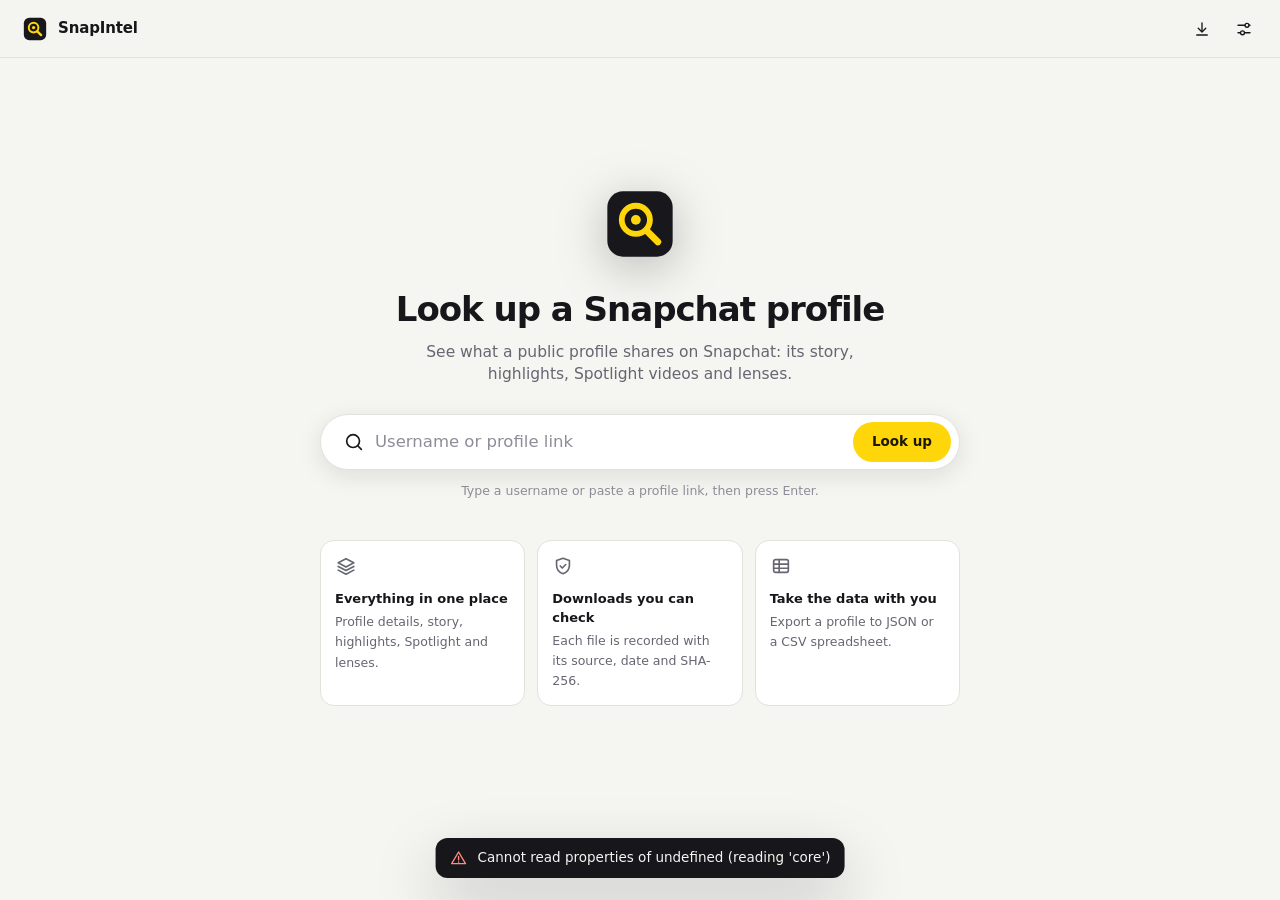
<file: desktop/ui/index.html>
<!doctype html>
<html lang="en">
<head>
  <meta charset="utf-8">
  <meta name="viewport" content="width=device-width, initial-scale=1">
  <meta name="referrer" content="no-referrer">
  <meta name="color-scheme" content="light dark">
  <title>SnapIntel</title>
  <link rel="stylesheet" href="styles.css">
</head>
<body>
  <header class="topbar" id="topbar"></header>
  <main class="main" id="main" tabindex="-1"></main>
  <div id="layer"></div>
  <div class="toasts" id="toasts" role="status" aria-live="polite"></div>
  <script src="app.js" defer></script>
</body>
</html>
</file>
<file: desktop/ui/styles.css>
/* SnapIntel's look. Colours and sizes are tokens on :root; the dark set is written twice, once for
   "follow the system" and once for an explicit choice in Settings. */

:root {
  --bg: #f5f5f1;
  --surface: #ffffff;
  --surface-2: #efefea;
  --surface-3: #e6e6df;
  --border: #e2e2da;
  --border-strong: #cfcfc5;
  --text: #17171b;
  --muted: #666672;
  --faint: #8d8d98;
  --accent: #ffd60a;
  --accent-hover: #ffcc00;
  --accent-ink: #1c1800;
  --accent-soft: #fff4b8;
  --focus: #17171b;
  --danger: #c62828;
  --danger-soft: #fdecea;
  --ok: #18794e;
  --ok-soft: #e3f4ea;
  --warn: #9a6700;
  --warn-soft: #fff3cd;
  --heat: #e0a800;
  --shadow-sm: 0 1px 2px rgba(20, 20, 30, .06);
  --shadow-md: 0 6px 24px rgba(20, 20, 30, .10);
  --shadow-lg: 0 24px 64px rgba(20, 20, 30, .22);
  --radius: 14px;
  --radius-sm: 10px;
  --topbar: 58px;
  --font: "Segoe UI Variable Text", "Segoe UI", system-ui, -apple-system, "Inter", "Noto Sans", "Noto Sans Arabic", "Cantarell", sans-serif;
  --mono: "Cascadia Mono", "JetBrains Mono", ui-monospace, "DejaVu Sans Mono", monospace;
  color-scheme: light;
}

@media (prefers-color-scheme: dark) {
  :root:not([data-theme="light"]) {
    --bg: #0d0d10;
    --surface: #16161b;
    --surface-2: #1e1e25;
    --surface-3: #282831;
    --border: #25252d;
    --border-strong: #363641;
    --text: #f1f1f4;
    --muted: #a0a0ad;
    --faint: #73737f;
    --accent: #ffdf3d;
    --accent-hover: #ffe766;
    --accent-ink: #171400;
    --accent-soft: #2f2a08;
    --focus: #ffdf3d;
    --danger: #ff7b72;
    --danger-soft: #3a1614;
    --ok: #56d391;
    --ok-soft: #10301f;
    --warn: #f0b849;
    --warn-soft: #33270a;
    --heat: #ffdf3d;
    --shadow-sm: 0 1px 2px rgba(0, 0, 0, .4);
    --shadow-md: 0 8px 28px rgba(0, 0, 0, .45);
    --shadow-lg: 0 28px 72px rgba(0, 0, 0, .6);
    color-scheme: dark;
  }
}

:root[data-theme="dark"] {
  --bg: #0d0d10;
  --surface: #16161b;
  --surface-2: #1e1e25;
  --surface-3: #282831;
  --border: #25252d;
  --border-strong: #363641;
  --text: #f1f1f4;
  --muted: #a0a0ad;
  --faint: #73737f;
  --accent: #ffdf3d;
  --accent-hover: #ffe766;
  --accent-ink: #171400;
  --accent-soft: #2f2a08;
  --focus: #ffdf3d;
  --danger: #ff7b72;
  --danger-soft: #3a1614;
  --ok: #56d391;
  --ok-soft: #10301f;
  --warn: #f0b849;
  --warn-soft: #33270a;
  --heat: #ffdf3d;
  --shadow-sm: 0 1px 2px rgba(0, 0, 0, .4);
  --shadow-md: 0 8px 28px rgba(0, 0, 0, .45);
  --shadow-lg: 0 28px 72px rgba(0, 0, 0, .6);
  color-scheme: dark;
}

* { box-sizing: border-box; }
html, body { height: 100%; }
body {
  margin: 0;
  background: var(--bg);
  color: var(--text);
  font: 14px/1.45 var(--font);
  -webkit-font-smoothing: antialiased;
  overflow: hidden;
  user-select: none;
  -webkit-user-select: none;
  cursor: default;
}
h1, h2, h3, p { margin: 0; }
button, input, select { font: inherit; color: inherit; }
img, video { display: block; max-width: 100%; }
a { color: inherit; }
.selectable, .selectable * { user-select: text; -webkit-user-select: text; cursor: auto; }
:focus { outline: none; }
:focus-visible { outline: 2px solid var(--focus); outline-offset: 2px; border-radius: 6px; }
::selection { background: var(--accent); color: var(--accent-ink); }

::-webkit-scrollbar { width: 12px; height: 12px; }
::-webkit-scrollbar-thumb { background: var(--border-strong); border-radius: 8px; border: 3px solid transparent; background-clip: content-box; }
::-webkit-scrollbar-thumb:hover { background: var(--faint); border: 3px solid transparent; background-clip: content-box; }
::-webkit-scrollbar-track { background: transparent; }

.icon { width: 18px; height: 18px; flex: none; stroke: currentColor; fill: none; stroke-width: 1.8; stroke-linecap: round; stroke-linejoin: round; }
.icon.fill { fill: currentColor; stroke: none; }
.icon.sm { width: 15px; height: 15px; }
.icon.lg { width: 22px; height: 22px; }
.icon.xl { width: 30px; height: 30px; stroke-width: 1.5; }

/* Buttons */
.btn {
  display: inline-flex; align-items: center; justify-content: center; gap: 8px;
  height: 36px; padding: 0 14px; border: 1px solid var(--border); border-radius: var(--radius-sm);
  background: var(--surface); color: var(--text); font-weight: 600; font-size: 13.5px; white-space: nowrap;
  cursor: pointer; transition: background .15s, border-color .15s, transform .08s, box-shadow .15s;
}
.btn:hover { background: var(--surface-2); border-color: var(--border-strong); }
.btn:active { transform: translateY(1px); }
.btn[disabled] { opacity: .5; pointer-events: none; }
.btn.primary { background: var(--accent); border-color: transparent; color: var(--accent-ink); }
.btn.primary:hover { background: var(--accent-hover); }
.btn.ghost { background: transparent; border-color: transparent; }
.btn.ghost:hover { background: var(--surface-2); }
.btn.danger { color: var(--danger); }
.btn.sm { height: 30px; padding: 0 10px; font-size: 12.5px; border-radius: 8px; gap: 6px; }
.btn.icon-only { width: 36px; padding: 0; }
.btn.icon-only.sm { width: 30px; }
.btn.round { border-radius: 999px; }

/* Top bar */
.topbar {
  position: relative; z-index: 20; height: var(--topbar); display: flex; align-items: center; gap: 16px; padding: 0 18px;
  background: color-mix(in srgb, var(--bg) 86%, transparent); border-bottom: 1px solid var(--border);
}
.brand { display: flex; align-items: center; gap: 10px; padding: 6px 8px 6px 4px; border: 0; background: none; border-radius: 10px; cursor: pointer; font-weight: 700; font-size: 15px; letter-spacing: -.01em; }
.brand:hover { background: var(--surface-2); }
.brand-mark { width: 26px; height: 26px; }
.topbar .grow { flex: 1; display: flex; justify-content: center; min-width: 0; }
.topbar-actions { display: flex; align-items: center; gap: 6px; }
.search {
  display: flex; align-items: center; gap: 8px; width: min(440px, 100%); height: 38px; padding: 0 6px 0 14px;
  background: var(--surface); border: 1px solid var(--border); border-radius: 999px; transition: border-color .15s, box-shadow .15s;
}
.search:focus-within { border-color: var(--text); box-shadow: 0 0 0 3px color-mix(in srgb, var(--accent) 55%, transparent); }
.search .at { color: var(--faint); font-weight: 600; }
.search input { flex: 1; min-width: 0; border: 0; background: none; height: 100%; user-select: text; -webkit-user-select: text; cursor: text; }
.search input:focus-visible { outline: none; }
.search input::placeholder { color: var(--faint); }
.search .btn { height: 28px; }
.search kbd { font: 11px var(--mono); color: var(--faint); border: 1px solid var(--border); border-radius: 6px; padding: 1px 6px; }
body[data-view="home"] .topbar .search { visibility: hidden; }
.dl-button { position: relative; }
.dl-button .ring { position: absolute; inset: -1px; border-radius: inherit; padding: 2px; background: conic-gradient(var(--accent) calc(var(--p, 0) * 1turn), transparent 0); -webkit-mask: linear-gradient(#000 0 0) content-box exclude, linear-gradient(#000 0 0); mask: linear-gradient(#000 0 0) content-box exclude, linear-gradient(#000 0 0); pointer-events: none; opacity: 0; transition: opacity .2s; }
.dl-button.busy .ring { opacity: 1; }
.dl-button .dot { position: absolute; top: 6px; right: 6px; width: 8px; height: 8px; border-radius: 50%; background: var(--accent); border: 2px solid var(--bg); display: none; }
.dl-button.done .dot { display: block; }

.main { height: calc(100% - var(--topbar)); overflow-y: auto; overflow-x: hidden; scroll-behavior: smooth; }
.page { max-width: 1180px; margin: 0 auto; padding: 26px 28px 80px; }

/* Home */
.home { min-height: 100%; display: grid; place-items: center; padding: 24px 28px 90px; }
.home-inner { width: min(640px, 100%); text-align: center; }
.home-mark { width: 76px; height: 76px; margin: 0 auto 22px; filter: drop-shadow(0 10px 24px rgba(0, 0, 0, .25)); }
.home h1 { font-size: 34px; line-height: 1.15; letter-spacing: -.03em; font-weight: 700; }
.home .lede { margin: 12px auto 28px; max-width: 460px; color: var(--muted); font-size: 15.5px; }
.home .search { width: 100%; height: 56px; padding: 0 8px 0 22px; font-size: 16.5px; box-shadow: var(--shadow-md); }
.home .search .btn { height: 40px; padding: 0 18px; border-radius: 999px; }
.home .hint { margin-top: 12px; color: var(--faint); font-size: 12.5px; }
.recent { margin-top: 34px; }
.recent-head { display: flex; align-items: center; justify-content: center; gap: 10px; color: var(--faint); font-size: 12px; font-weight: 600; text-transform: uppercase; letter-spacing: .08em; margin-bottom: 12px; }
.recent-head button { border: 0; background: none; color: var(--faint); cursor: pointer; font-size: 12px; text-transform: none; letter-spacing: 0; text-decoration: underline; }
.recent-head button:hover { color: var(--text); }
.recent-list { display: flex; flex-wrap: wrap; justify-content: center; gap: 8px; }
.person-chip { display: inline-flex; align-items: center; gap: 8px; height: 38px; padding: 0 14px 0 5px; border: 1px solid var(--border); border-radius: 999px; background: var(--surface); cursor: pointer; font-weight: 600; font-size: 13px; transition: border-color .15s, transform .1s, box-shadow .15s; max-width: 240px; }
.person-chip:hover { border-color: var(--border-strong); box-shadow: var(--shadow-sm); transform: translateY(-1px); }
.person-chip span { overflow: hidden; text-overflow: ellipsis; white-space: nowrap; }
.features { display: grid; grid-template-columns: repeat(3, 1fr); gap: 12px; margin-top: 40px; text-align: left; }
.feature { padding: 14px; border: 1px solid var(--border); border-radius: var(--radius); background: var(--surface); }
.feature .icon { color: var(--muted); margin-bottom: 8px; }
.feature b { display: block; font-size: 13px; margin-bottom: 2px; }
.feature span { color: var(--muted); font-size: 12.5px; }

/* Avatars */
.avatar { position: relative; flex: none; width: 28px; height: 28px; border-radius: 50%; overflow: hidden; background: var(--surface-3); display: grid; place-items: center; font-weight: 700; color: var(--muted); font-size: 12px; text-transform: uppercase; }
.avatar img { position: absolute; inset: 0; width: 100%; height: 100%; object-fit: cover; }
.spacer { flex: 1; }
[hidden] { display: none !important; }
.avatar.lg { width: 112px; height: 112px; font-size: 38px; border: 4px solid var(--surface); box-shadow: var(--shadow-md); }
.avatar.md { width: 44px; height: 44px; font-size: 16px; }
/* The profile picture with its save button on the corner. */
.portrait { position: relative; flex: none; }
.portrait-save { position: absolute; right: 0; bottom: 2px; width: 34px; height: 34px; border-radius: 50%; display: grid; place-items: center; border: 2px solid var(--surface); background: var(--accent); color: var(--accent-ink); box-shadow: var(--shadow-sm); cursor: pointer; transition: background .15s, transform .12s; }
.portrait-save:hover { background: var(--accent-hover); transform: scale(1.07); }
.portrait-save:active { transform: scale(.96); }

/* Profile header */
.profile-head { position: relative; border: 1px solid var(--border); border-radius: 20px; background: var(--surface); overflow: hidden; box-shadow: var(--shadow-sm); }
.hero { height: 132px; position: relative; background: linear-gradient(120deg, var(--surface-3), var(--surface-2)); overflow: hidden; }
.hero img { position: absolute; inset: -30px; width: calc(100% + 60px); height: calc(100% + 60px); object-fit: cover; filter: blur(22px) saturate(1.25); opacity: .85; }
.hero::after { content: ""; position: absolute; inset: 0; background: linear-gradient(180deg, transparent 30%, color-mix(in srgb, var(--surface) 70%, transparent)); }
.head-body { display: flex; gap: 22px; padding: 0 26px 20px; margin-top: -46px; position: relative; align-items: flex-end; }
.identity { flex: 1; min-width: 0; padding-top: 54px; }
.identity h1 { display: flex; align-items: center; gap: 8px; font-size: 25px; letter-spacing: -.02em; line-height: 1.2; }
.identity h1 span { overflow: hidden; text-overflow: ellipsis; white-space: nowrap; }
.verified { color: #e2a400; flex: none; }
:root[data-theme="dark"] .verified { color: var(--accent); }
@media (prefers-color-scheme: dark) { :root:not([data-theme="light"]) .verified { color: var(--accent); } }
.handle { display: flex; flex-wrap: wrap; align-items: center; gap: 6px 10px; margin-top: 4px; color: var(--muted); font-size: 13.5px; }
.handle .sep { width: 3px; height: 3px; border-radius: 50%; background: var(--faint); }
.bio { margin-top: 10px; max-width: 640px; font-size: 14.5px; white-space: pre-line; overflow-wrap: anywhere; }
.head-actions { display: flex; gap: 8px; align-items: center; flex-wrap: wrap; justify-content: flex-end; padding-bottom: 2px; }
.statline { display: grid; grid-auto-flow: column; grid-auto-columns: 1fr; border-top: 1px solid var(--border); }
.stat { padding: 14px 26px; border-left: 1px solid var(--border); min-width: 0; }
.stat:first-child { border-left: 0; }
.stat b { display: block; font-size: 19px; letter-spacing: -.01em; font-weight: 700; font-variant-numeric: tabular-nums; white-space: nowrap; overflow: hidden; text-overflow: ellipsis; }
.stat span { color: var(--muted); font-size: 12px; }
.pill { display: inline-flex; align-items: center; gap: 5px; height: 22px; padding: 0 9px; border-radius: 999px; background: var(--surface-2); color: var(--muted); font-size: 11.5px; font-weight: 600; white-space: nowrap; }
.pill.accent { background: var(--accent-soft); color: var(--text); }
.pill.ok { background: var(--ok-soft); color: var(--ok); }
.pill.bad { background: var(--danger-soft); color: var(--danger); }
.pill.warn { background: var(--warn-soft); color: var(--warn); }

/* Tabs */
.tabs { display: flex; gap: 4px; margin: 22px 0 18px; border-bottom: 1px solid var(--border); overflow-x: auto; scrollbar-width: none; }
.tabs::-webkit-scrollbar { display: none; }
.tab { position: relative; display: inline-flex; align-items: center; gap: 8px; height: 42px; padding: 0 14px; border: 0; background: none; color: var(--muted); font-weight: 600; font-size: 13.5px; cursor: pointer; border-radius: 10px 10px 0 0; white-space: nowrap; }
.tab:hover { color: var(--text); background: var(--surface-2); }
.tab[aria-selected="true"] { color: var(--text); }
.tab[aria-selected="true"]::after { content: ""; position: absolute; left: 10px; right: 10px; bottom: -1px; height: 3px; border-radius: 3px 3px 0 0; background: var(--accent); }
.tab .count { font-size: 11.5px; padding: 1px 7px; border-radius: 999px; background: var(--surface-2); color: var(--muted); font-variant-numeric: tabular-nums; }
.tab[aria-selected="true"] .count { background: var(--accent-soft); color: var(--text); }

/* Section toolbar */
.toolbar { display: flex; align-items: center; gap: 12px; margin-bottom: 14px; min-height: 36px; }
.toolbar h2 { font-size: 16px; letter-spacing: -.01em; }
.toolbar .sub { color: var(--muted); font-size: 13px; }
.toolbar .spacer { flex: 1; }
.segmented { display: inline-flex; padding: 3px; border-radius: 10px; background: var(--surface-2); gap: 2px; }
.segmented button { height: 28px; padding: 0 11px; border: 0; border-radius: 8px; background: none; color: var(--muted); font-weight: 600; font-size: 12.5px; cursor: pointer; }
.segmented button[aria-pressed="true"] { background: var(--surface); color: var(--text); box-shadow: var(--shadow-sm); }
.note { display: flex; align-items: center; gap: 8px; margin: 0 0 14px; padding: 9px 12px; border-radius: 10px; background: var(--surface-2); color: var(--muted); font-size: 12.5px; }
.note button { border: 0; background: none; color: var(--text); text-decoration: underline; cursor: pointer; padding: 0; font-size: 12.5px; }

/* Media grid */
.grid { display: grid; grid-template-columns: repeat(auto-fill, minmax(172px, 1fr)); gap: 14px; }
.grid.wide { grid-template-columns: repeat(auto-fill, minmax(206px, 1fr)); }
.tile { position: relative; aspect-ratio: 9 / 16; border-radius: var(--radius); overflow: hidden; background: var(--surface-3); cursor: pointer; border: 0; padding: 0; text-align: left; color: #fff; transition: transform .16s ease, box-shadow .16s ease; isolation: isolate; }
.tile:hover { transform: translateY(-3px); box-shadow: var(--shadow-md); }
.tile:focus-visible { outline-offset: 3px; border-radius: var(--radius); }
.tile img.cover { position: absolute; inset: 0; width: 100%; height: 100%; object-fit: cover; transition: transform .3s ease, opacity .25s; }
.tile:hover img.cover { transform: scale(1.04); }
.tile .placeholder { position: absolute; inset: 0; display: grid; place-items: center; color: var(--faint); }
.tile .shade { position: absolute; inset: 0; background: linear-gradient(180deg, rgba(0, 0, 0, .34) 0%, transparent 26%, transparent 46%, rgba(0, 0, 0, .78) 100%); z-index: 1; }
.tile .top { position: absolute; top: 9px; left: 9px; right: 9px; display: flex; justify-content: space-between; align-items: center; z-index: 3; }
.tile .tag { display: inline-flex; align-items: center; gap: 4px; height: 22px; padding: 0 7px; border-radius: 7px; background: rgba(0, 0, 0, .5); backdrop-filter: blur(8px); -webkit-backdrop-filter: blur(8px); font-size: 11.5px; font-weight: 600; font-variant-numeric: tabular-nums; }
.tile .caption { position: absolute; left: 11px; right: 11px; bottom: 10px; z-index: 2; }
.tile .caption .title { font-size: 13px; font-weight: 600; line-height: 1.3; display: -webkit-box; -webkit-line-clamp: 2; -webkit-box-orient: vertical; overflow: hidden; text-shadow: 0 1px 2px rgba(0, 0, 0, .5); overflow-wrap: anywhere; }
.tile .caption .meta { display: flex; flex-wrap: wrap; gap: 2px 10px; margin-top: 5px; font-size: 11.5px; color: rgba(255, 255, 255, .82); font-variant-numeric: tabular-nums; }
.tile .caption .meta span { display: inline-flex; align-items: center; gap: 4px; }
.tile .play { position: absolute; inset: 0; display: grid; place-items: center; z-index: 2; opacity: 0; transition: opacity .16s; }
.tile .play i { width: 46px; height: 46px; border-radius: 50%; background: rgba(0, 0, 0, .52); backdrop-filter: blur(6px); -webkit-backdrop-filter: blur(6px); display: grid; place-items: center; }
.tile:hover .play { opacity: 1; }
.check { width: 24px; height: 24px; border-radius: 50%; border: 2px solid rgba(255, 255, 255, .9); background: rgba(0, 0, 0, .35); display: grid; place-items: center; cursor: pointer; opacity: 0; transition: opacity .15s, background .15s, transform .1s; padding: 0; color: transparent; }
.tile:hover .check, .tile:focus-within .check, .selecting .check { opacity: 1; }
.check:hover { transform: scale(1.08); }
.check[aria-checked="true"] { opacity: 1; background: var(--accent); border-color: var(--accent); color: var(--accent-ink); }
.tile.selected { outline: 3px solid var(--accent); outline-offset: 2px; }
.tile.stack::before, .tile.stack::after { content: ""; position: absolute; left: 10px; right: 10px; height: 4px; border-radius: 3px; background: rgba(255, 255, 255, .7); top: 7px; z-index: 3; opacity: 0; }
.lens-icon { position: absolute; left: 10px; bottom: 54px; width: 38px; height: 38px; border-radius: 11px; overflow: hidden; z-index: 2; border: 2px solid rgba(255, 255, 255, .85); background: #000; }
.lens-icon img { width: 100%; height: 100%; object-fit: cover; }

/* Cards and lists */
.card { border: 1px solid var(--border); border-radius: var(--radius); background: var(--surface); padding: 18px; }
.card > h3 { font-size: 13px; text-transform: uppercase; letter-spacing: .07em; color: var(--faint); font-weight: 700; margin-bottom: 12px; display: flex; align-items: center; gap: 8px; }
.card > h3 .spacer { flex: 1; }
.card > h3 .linkish, .card > h3 .segmented { text-transform: none; letter-spacing: 0; font-size: 12.5px; font-weight: 600; color: var(--text); }
.columns { display: grid; grid-template-columns: minmax(0, 1.5fr) minmax(0, 1fr); gap: 16px; align-items: start; }
.stack-col { display: grid; gap: 16px; min-width: 0; }
.facts { display: grid; grid-template-columns: minmax(150px, max-content) minmax(0, 1fr); gap: 10px 14px; font-size: 13.5px; }
.facts dt { color: var(--muted); display: flex; align-items: center; gap: 8px; }
.facts dd { margin: 0; overflow-wrap: anywhere; min-width: 0; }
.linkish { border: 0; background: none; padding: 0; color: var(--text); text-decoration: underline; text-decoration-color: var(--border-strong); text-underline-offset: 3px; cursor: pointer; text-align: left; overflow-wrap: anywhere; }
.linkish:hover { text-decoration-color: var(--text); }
.rows { display: grid; gap: 2px; margin: -6px; }
.row { display: flex; align-items: center; gap: 12px; padding: 6px; border: 0; background: none; border-radius: 10px; cursor: pointer; text-align: left; min-width: 0; width: 100%; }
.row:hover { background: var(--surface-2); }
.row .thumb { flex: none; width: 40px; height: 56px; border-radius: 7px; overflow: hidden; background: var(--surface-3); }
.row .thumb img { width: 100%; height: 100%; object-fit: cover; }
.row .text { flex: 1; min-width: 0; }
.row .text b { display: block; font-size: 13.5px; font-weight: 600; overflow: hidden; text-overflow: ellipsis; white-space: nowrap; }
.row .text span { color: var(--muted); font-size: 12.5px; display: block; overflow: hidden; text-overflow: ellipsis; white-space: nowrap; }
.row .trail { color: var(--muted); font-size: 12.5px; font-variant-numeric: tabular-nums; display: inline-flex; align-items: center; gap: 5px; flex: none; }
.snapcode { display: grid; place-items: center; gap: 12px; }
.snapcode .code { width: 168px; height: 168px; border-radius: 22px; background: #fffc00; padding: 6px; }
.snapcode .code img { width: 100%; height: 100%; }
.snapcode .actions { display: flex; gap: 8px; }
.strip { display: grid; grid-template-columns: repeat(auto-fill, minmax(118px, 1fr)); gap: 10px; }
.strip .tile .caption .title { font-size: 12px; }
.chips { display: flex; flex-wrap: wrap; gap: 6px; }
.chip { display: inline-flex; align-items: center; height: 26px; padding: 0 10px; border-radius: 999px; background: var(--surface-2); font-size: 12.5px; font-weight: 500; }

/* Empty, error and loading */
.empty { display: grid; place-items: center; text-align: center; padding: 56px 20px; color: var(--muted); border: 1px dashed var(--border-strong); border-radius: var(--radius); }
.empty .icon { color: var(--faint); margin-bottom: 10px; }
.empty b { display: block; color: var(--text); font-size: 15px; margin-bottom: 4px; }
.empty p { max-width: 420px; font-size: 13.5px; }
.problem { min-height: 100%; display: grid; place-items: center; padding: 28px 28px 90px; }
.problem-inner { width: min(480px, 100%); text-align: center; }
.problem .badge { width: 62px; height: 62px; margin: 0 auto 18px; border-radius: 20px; display: grid; place-items: center; background: var(--surface-2); color: var(--muted); }
.problem h1 { font-size: 22px; letter-spacing: -.02em; }
.problem p { margin: 8px 0 22px; color: var(--muted); font-size: 14.5px; overflow-wrap: anywhere; }
.problem .actions { display: flex; gap: 8px; justify-content: center; }
.skeleton { background: linear-gradient(100deg, var(--surface-2) 30%, var(--surface-3) 50%, var(--surface-2) 70%); background-size: 200% 100%; animation: shimmer 1.3s linear infinite; border-radius: 10px; }
@keyframes shimmer { to { background-position: -200% 0; } }
.spinner { width: 16px; height: 16px; border-radius: 50%; border: 2px solid color-mix(in srgb, currentColor 25%, transparent); border-top-color: currentColor; animation: spin .7s linear infinite; flex: none; }
@keyframes spin { to { transform: rotate(1turn); } }

/* Insights */
.tiles { display: grid; grid-template-columns: repeat(auto-fit, minmax(150px, 1fr)); gap: 12px; margin-bottom: 16px; }
.metric { padding: 16px; border: 1px solid var(--border); border-radius: var(--radius); background: var(--surface); }
.metric b { display: block; font-size: 24px; letter-spacing: -.02em; font-variant-numeric: tabular-nums; }
.metric span { color: var(--muted); font-size: 12.5px; display: flex; align-items: center; gap: 6px; }
.heatmap { display: grid; grid-template-columns: 34px repeat(24, minmax(0, 1fr)); gap: 3px; font-size: 11px; color: var(--faint); align-items: center; }
.heatmap .cell { aspect-ratio: 1; border-radius: 4px; background: color-mix(in srgb, var(--heat) calc(var(--v, 0) * 100%), var(--surface-2)); }
.heatmap .cell[data-n]:hover { outline: 2px solid var(--text); outline-offset: 1px; }
.heatmap .hour { text-align: center; }
.legend { display: flex; align-items: center; gap: 6px; margin-top: 12px; color: var(--faint); font-size: 11.5px; }
.legend i { width: 14px; height: 14px; border-radius: 4px; background: color-mix(in srgb, var(--heat) calc(var(--v) * 100%), var(--surface-2)); }
.bars { display: grid; gap: 8px; }
.bar { display: grid; grid-template-columns: minmax(90px, 160px) minmax(0, 1fr) 44px; align-items: center; gap: 10px; font-size: 13px; }
.bar .label { overflow: hidden; text-overflow: ellipsis; white-space: nowrap; }
.bar .track { display: block; height: 8px; border-radius: 6px; background: var(--surface-2); overflow: hidden; }
.bar .fill { display: block; height: 100%; border-radius: 6px; background: var(--accent); width: calc(var(--v) * 100%); min-width: 4px; }
.bar .n { text-align: right; color: var(--muted); font-variant-numeric: tabular-nums; }
.months { display: flex; align-items: flex-end; gap: 6px; height: 120px; padding-top: 8px; }
.month { flex: 1; min-width: 0; display: flex; flex-direction: column; align-items: center; justify-content: flex-end; gap: 6px; height: 100%; color: var(--faint); font-size: 10.5px; }
.month i { width: 100%; max-width: 34px; border-radius: 6px 6px 2px 2px; background: var(--accent); height: calc(var(--v) * 100%); min-height: 3px; }
.month.zero i { background: var(--surface-3); }

/* Overlays */
.backdrop { position: fixed; inset: 0; z-index: 40; background: rgba(8, 8, 12, .5); backdrop-filter: blur(3px); -webkit-backdrop-filter: blur(3px); animation: fade .16s ease; }
@keyframes fade { from { opacity: 0; } }
@keyframes rise { from { opacity: 0; transform: translateY(10px) scale(.985); } }
@keyframes slide { from { transform: translateX(24px); opacity: 0; } }
.modal { position: fixed; z-index: 41; left: 50%; top: 50%; transform: translate(-50%, -50%); width: min(660px, calc(100vw - 48px)); max-height: calc(100vh - 64px); display: flex; flex-direction: column; background: var(--surface); border: 1px solid var(--border); border-radius: 20px; box-shadow: var(--shadow-lg); animation: rise .18s ease; }
.modal:focus-visible, .drawer:focus-visible { outline: none; }
.modal-head { display: flex; align-items: center; gap: 12px; padding: 18px 20px 14px; border-bottom: 1px solid var(--border); }
.modal-head h2 { font-size: 17px; letter-spacing: -.01em; flex: 1; }
.modal-body { padding: 6px 20px 20px; overflow-y: auto; }
.setting { display: flex; align-items: center; gap: 16px; padding: 14px 0; border-bottom: 1px solid var(--border); }
.setting:last-child { border-bottom: 0; }
.setting .label { flex: 1; min-width: 0; }
.setting .label b { display: block; font-size: 13.5px; }
.setting .label span { display: block; color: var(--muted); font-size: 12.5px; overflow-wrap: anywhere; }
.group-title { margin: 20px 0 2px; font-size: 12px; font-weight: 700; text-transform: uppercase; letter-spacing: .08em; color: var(--faint); }
select, input[type="number"] { height: 34px; padding: 0 10px; border: 1px solid var(--border); border-radius: 9px; background: var(--surface); cursor: pointer; }
input[type="number"] { width: 78px; cursor: text; user-select: text; -webkit-user-select: text; }
select:hover, input[type="number"]:hover { border-color: var(--border-strong); }
.switch { position: relative; width: 42px; height: 24px; flex: none; border-radius: 999px; border: 0; background: var(--border-strong); cursor: pointer; transition: background .15s; padding: 0; }
.switch::after { content: ""; position: absolute; top: 3px; left: 3px; width: 18px; height: 18px; border-radius: 50%; background: #fff; box-shadow: 0 1px 3px rgba(0, 0, 0, .3); transition: transform .15s; }
.switch[aria-checked="true"] { background: var(--accent); }
.switch[aria-checked="true"]::after { transform: translateX(18px); background: var(--accent-ink); }
.check-list { margin-top: 10px; border: 1px solid var(--border); border-radius: 12px; overflow: hidden; font-size: 12.5px; max-height: 240px; overflow-y: auto; }
.check-row { display: grid; grid-template-columns: 74px 170px minmax(0, 1fr); gap: 10px; padding: 7px 10px; border-bottom: 1px solid var(--border); align-items: center; }
.check-row:last-child { border-bottom: 0; }
.check-row code { font: 12px var(--mono); }
.check-row span:last-child { color: var(--muted); overflow: hidden; text-overflow: ellipsis; white-space: nowrap; }
.about { color: var(--muted); font-size: 12.5px; padding-top: 14px; }

.drawer { position: fixed; z-index: 41; top: 0; right: 0; bottom: 0; width: min(400px, 100vw); display: flex; flex-direction: column; background: var(--surface); border-left: 1px solid var(--border); box-shadow: var(--shadow-lg); animation: slide .2s ease; }
.drawer-body { padding: 16px 20px 20px; overflow-y: auto; display: grid; gap: 16px; align-content: start; flex: 1; }
.progress { height: 8px; border-radius: 6px; background: var(--surface-2); overflow: hidden; }
.progress i { display: block; height: 100%; border-radius: 6px; background: var(--accent); width: calc(var(--p, 0) * 100%); transition: width .2s ease; }
.job { border: 1px solid var(--border); border-radius: var(--radius); padding: 14px; display: grid; gap: 10px; }
.job-head { display: flex; align-items: center; gap: 10px; }
.job-head b { flex: 1; min-width: 0; overflow: hidden; text-overflow: ellipsis; white-space: nowrap; }
.job .counts { display: flex; flex-wrap: wrap; gap: 6px; }
.job .path { font: 12px var(--mono); color: var(--muted); overflow-wrap: anywhere; }
.events { display: grid; grid-template-columns: minmax(0, 1fr); gap: 2px; font-size: 12px; max-height: 220px; overflow-y: auto; overflow-x: hidden; }
.event { display: flex; align-items: center; gap: 8px; padding: 4px 0; color: var(--muted); min-width: 0; white-space: nowrap; }
.event code { font: 11.5px var(--mono); flex: 1; min-width: 0; overflow: hidden; text-overflow: ellipsis; white-space: nowrap; color: var(--text); }
.event .icon.ok { color: var(--ok); }
.event .icon.bad { color: var(--danger); }
.verify-result { border-radius: 12px; padding: 12px; font-size: 13px; display: grid; gap: 6px; }
.verify-result.good { background: var(--ok-soft); color: var(--ok); }
.verify-result.bad { background: var(--danger-soft); color: var(--danger); }
.verify-result.neutral { background: var(--surface-2); color: var(--muted); }
.verify-result code { font: 11.5px var(--mono); overflow-wrap: anywhere; }

.menu { position: fixed; z-index: 60; min-width: 190px; padding: 6px; background: var(--surface); border: 1px solid var(--border); border-radius: 12px; box-shadow: var(--shadow-md); animation: rise .12s ease; }
.menu button { display: flex; align-items: center; gap: 10px; width: 100%; height: 34px; padding: 0 10px; border: 0; border-radius: 8px; background: none; cursor: pointer; font-size: 13.5px; text-align: left; }
.menu button:hover, .menu button:focus-visible { background: var(--surface-2); }
.menu small { color: var(--faint); margin-left: auto; }

.selection-bar { position: fixed; z-index: 30; left: 50%; bottom: 22px; transform: translateX(-50%); display: flex; align-items: center; gap: 12px; padding: 8px 8px 8px 18px; border-radius: 999px; background: var(--text); color: var(--bg); box-shadow: var(--shadow-lg); animation: rise .16s ease; font-weight: 600; font-size: 13.5px; }
.selection-bar .btn.ghost { color: var(--bg); }
.selection-bar .btn.ghost:hover { background: color-mix(in srgb, var(--bg) 16%, transparent); }

.toasts { position: fixed; z-index: 80; left: 50%; bottom: 22px; transform: translateX(-50%); display: grid; gap: 8px; justify-items: center; pointer-events: none; }
.toast { pointer-events: auto; display: flex; align-items: center; gap: 10px; max-width: min(560px, calc(100vw - 40px)); padding: 10px 14px; border-radius: 12px; background: var(--text); color: var(--bg); box-shadow: var(--shadow-lg); font-size: 13.5px; animation: rise .16s ease; }
.toast.bad .icon { color: #ff8a80; }
.toast.good .icon { color: #6ee7a8; }
.toast button { border: 0; background: none; color: inherit; font-weight: 700; text-decoration: underline; cursor: pointer; padding: 0 2px; white-space: nowrap; }
.toast span { overflow-wrap: anywhere; }

/* Viewer: always dark, whatever the theme */
.viewer { position: fixed; inset: 0; z-index: 50; display: grid; grid-template-columns: minmax(0, 1fr) 384px; background: rgba(9, 9, 12, .97); color: #f3f3f6; animation: fade .16s ease; }
.stage { position: relative; display: grid; place-items: center; min-width: 0; min-height: 0; padding: 26px 76px; }
.stage .media { max-width: 100%; max-height: calc(100vh - 52px); border-radius: 16px; background: #000; box-shadow: 0 30px 80px rgba(0, 0, 0, .6); object-fit: contain; }
.stage video.media { height: calc(100vh - 52px); aspect-ratio: 9 / 16; width: auto; }
.stage .nav { position: absolute; top: 50%; transform: translateY(-50%); width: 46px; height: 46px; border-radius: 50%; border: 0; background: rgba(255, 255, 255, .1); color: #fff; display: grid; place-items: center; cursor: pointer; transition: background .15s; }
.stage .nav:hover { background: rgba(255, 255, 255, .2); }
.stage .nav[disabled] { opacity: .25; pointer-events: none; }
.stage .nav.prev { left: 18px; }
.stage .nav.next { right: 18px; }
.stage .segments { position: absolute; top: 12px; left: 76px; right: 76px; display: flex; gap: 4px; }
.stage .segments i { flex: 1; height: 3px; border-radius: 3px; background: rgba(255, 255, 255, .22); }
.stage .segments i.on { background: #fff; }
.stage .fallback { text-align: center; max-width: 320px; color: #b9b9c4; display: grid; gap: 12px; justify-items: center; }
.side { display: flex; flex-direction: column; min-height: 0; background: #131317; border-left: 1px solid #25252d; }
.side-head { display: flex; align-items: flex-start; gap: 10px; padding: 18px 16px 12px 20px; }
.side-head .titles { flex: 1; min-width: 0; }
.side-head .kicker { color: #8f8f9c; font-size: 11.5px; font-weight: 700; text-transform: uppercase; letter-spacing: .08em; }
.side-head h2 { font-size: 16px; line-height: 1.35; margin-top: 4px; overflow-wrap: anywhere; display: -webkit-box; -webkit-line-clamp: 4; -webkit-box-orient: vertical; overflow: hidden; }
.side-body { flex: 1; overflow-y: auto; padding: 4px 20px 18px; display: grid; gap: 16px; align-content: start; }
.side-foot { display: flex; gap: 8px; padding: 14px 20px 18px; border-top: 1px solid #25252d; }
.side-foot .btn { flex: 1; }
.viewer .btn { background: #1f1f26; border-color: #2e2e38; color: #f3f3f6; }
.viewer .btn:hover { background: #2a2a33; border-color: #3c3c48; }
.viewer .btn.primary { background: #ffdf3d; color: #171400; border-color: transparent; }
.viewer .btn.primary:hover { background: #ffe766; }
.viewer .btn.ghost { background: transparent; border-color: transparent; }
.viewer .btn.ghost:hover { background: #24242c; }
.viewer :focus-visible { outline-color: #ffdf3d; }
.kv { display: grid; grid-template-columns: repeat(3, minmax(0, 1fr)); gap: 8px; }
.kv div { padding: 10px; border-radius: 12px; background: #1b1b21; min-width: 0; }
.kv b { display: block; font-size: 16px; font-variant-numeric: tabular-nums; }
.kv span { color: #8f8f9c; font-size: 11.5px; display: flex; align-items: center; gap: 5px; }
.block h4 { margin: 0 0 6px; font-size: 11.5px; font-weight: 700; text-transform: uppercase; letter-spacing: .08em; color: #8f8f9c; display: flex; align-items: center; gap: 6px; }
.block p { color: #d9d9e0; font-size: 13.5px; overflow-wrap: anywhere; white-space: pre-line; }
.block.ai { padding: 12px; border-radius: 12px; background: linear-gradient(135deg, rgba(255, 223, 61, .10), rgba(255, 223, 61, .03)); border: 1px solid rgba(255, 223, 61, .18); }
.block.ai b { display: block; font-size: 13.5px; margin-bottom: 4px; color: #fff; }
.block.ai .shows { margin-top: 6px; color: #a9a9b6; font-size: 12.5px; }
.block .fine { margin-top: 8px; color: #8f8f9c; font-size: 11.5px; }
.comments { display: grid; gap: 6px; }
.comment { padding: 9px 12px; border-radius: 12px; background: #1b1b21; }
.comment p { color: #e4e4ea; font-size: 13px; }
.comment .meta { display: flex; flex-wrap: wrap; gap: 4px 12px; margin-top: 5px; color: #8f8f9c; font-size: 11.5px; font-variant-numeric: tabular-nums; }
.comment .meta span { display: inline-flex; align-items: center; gap: 4px; }
.viewer .chip { background: #1f1f26; color: #d9d9e0; }
.details { display: grid; grid-template-columns: 96px minmax(0, 1fr); gap: 7px 10px; font-size: 13px; }
.details dt { color: #8f8f9c; }
.details dd { margin: 0; color: #e4e4ea; overflow-wrap: anywhere; }
.cues { display: grid; gap: 2px; max-height: 260px; overflow-y: auto; margin: 0 -8px; }
.cue { display: grid; grid-template-columns: 44px minmax(0, 1fr); gap: 8px; padding: 5px 8px; border: 0; background: none; color: #d9d9e0; text-align: left; border-radius: 8px; cursor: pointer; font-size: 13px; }
.cue:hover { background: #1f1f26; }
.cue.now { background: rgba(255, 223, 61, .12); color: #fff; }
.cue time { color: #8f8f9c; font: 11.5px var(--mono); padding-top: 2px; }

@media (max-width: 1040px) {
  .viewer { grid-template-columns: minmax(0, 1fr) 328px; }
  .stage { padding: 26px 62px; }
  .columns { grid-template-columns: minmax(0, 1fr); }
  .head-body { flex-wrap: wrap; }
  .head-actions { width: 100%; justify-content: flex-start; }
}
@media (prefers-reduced-motion: reduce) {
  *, *::before, *::after { animation-duration: .01ms !important; transition-duration: .01ms !important; scroll-behavior: auto !important; }
}
</file>
